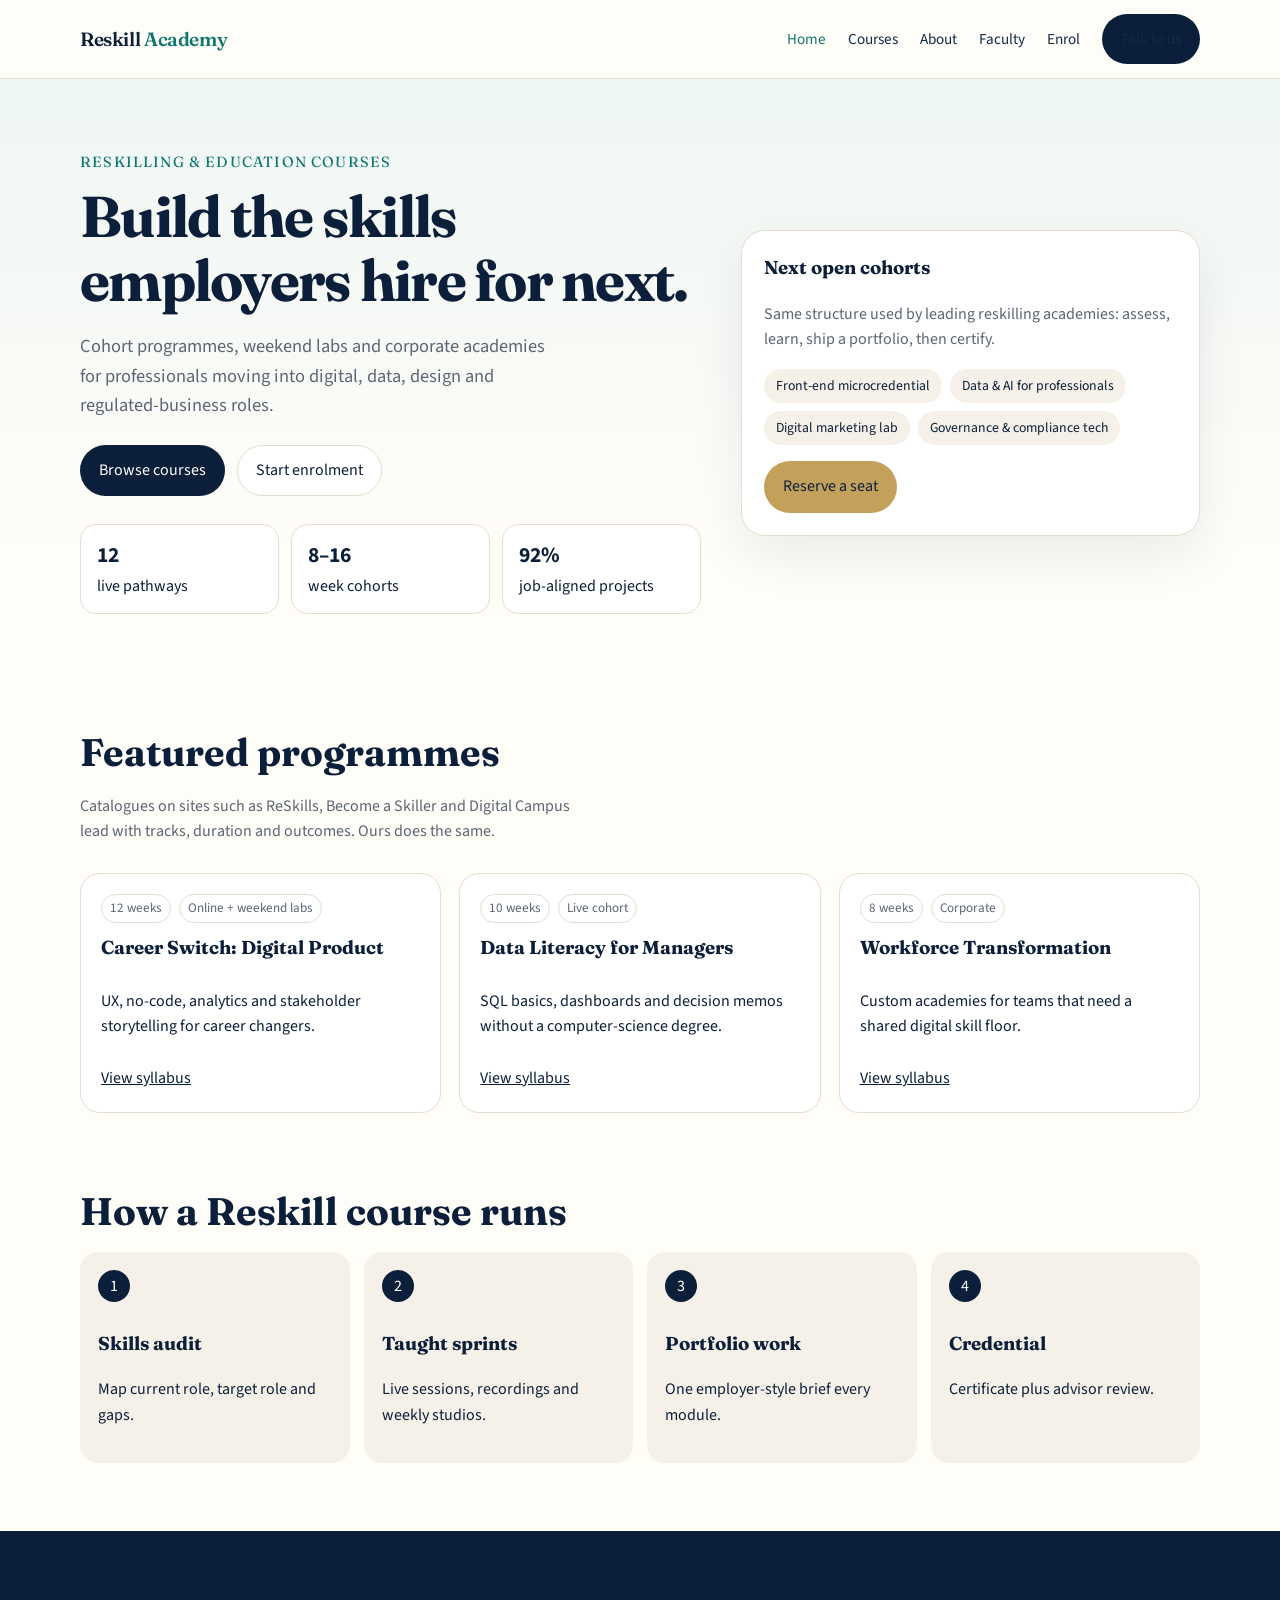
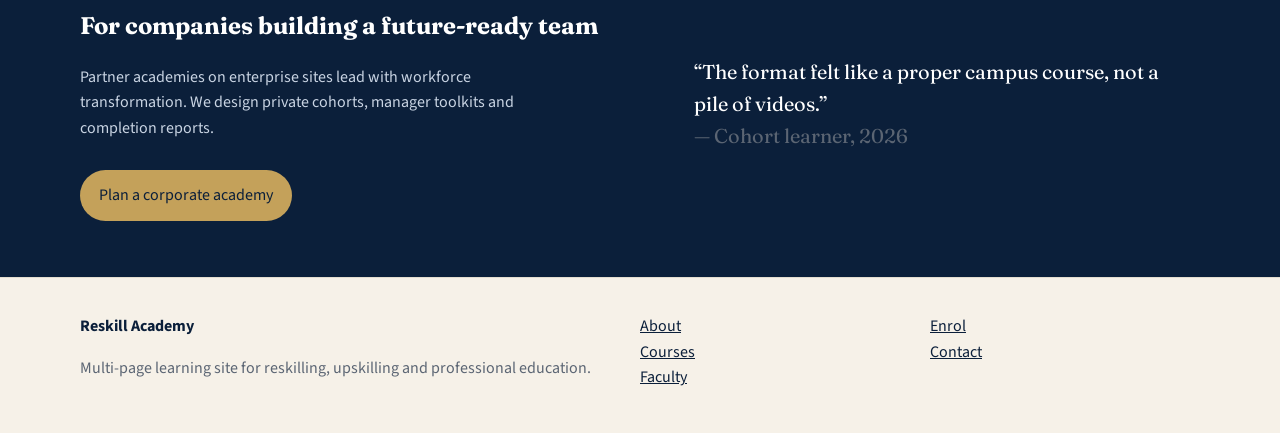
<file: index.html>
<!DOCTYPE html>
<html lang="en">
<head>
<meta charset="UTF-8">
<meta name="viewport" content="width=device-width, initial-scale=1.0">
<title>Reskill Academy | Career-ready courses</title>
<link rel="preconnect" href="https://fonts.googleapis.com">
<link href="https://fonts.googleapis.com/css2?family=Fraunces:opsz,wght@9..144,500;9..144,650&family=Source+Sans+3:wght@400;600;700&display=swap" rel="stylesheet">
<link rel="stylesheet" href="style.css">
</head>
<body data-page="home">
<header class="site-header"><div class="wrap header-inner">
<a class="logo" href="index.html">Reskill <span>Academy</span></a>
<button class="menu-btn" aria-label="Menu">☰</button>
<nav class="nav">
<a href="index.html" data-page="home">Home</a>
<a href="services.html" data-page="courses">Courses</a>
<a href="about.html" data-page="about">About</a>
<a href="team.html" data-page="team">Faculty</a>
<a href="todo.html" data-page="enrol">Enrol</a>
<a class="btn btn-primary" href="contact.html" data-page="contact">Talk to us</a>
</nav></div></header>
<section class="hero"><div class="wrap hero-grid">
<div>
<p class="eyebrow">Reskilling &amp; education courses</p>
<h1>Build the skills employers hire for next.</h1>
<p class="lead">Cohort programmes, weekend labs and corporate academies for professionals moving into digital, data, design and regulated-business roles.</p>
<div class="hero-actions">
<a class="btn btn-primary" href="services.html">Browse courses</a>
<a class="btn btn-ghost" href="todo.html">Start enrolment</a>
</div>
<div class="stats">
<div class="stat"><b>12</b> live pathways</div>
<div class="stat"><b>8–16</b> week cohorts</div>
<div class="stat"><b>92%</b> job-aligned projects</div>
</div>
</div>
<aside class="panel">
<h3>Next open cohorts</h3>
<p class="muted">Same structure used by leading reskilling academies: assess, learn, ship a portfolio, then certify.</p>
<div class="chip-row">
<span class="chip">Front-end microcredential</span>
<span class="chip">Data &amp; AI for professionals</span>
<span class="chip">Digital marketing lab</span>
<span class="chip">Governance &amp; compliance tech</span>
</div>
<a class="btn btn-gold" href="contact.html">Reserve a seat</a>
</aside>
</div></section>
<section class="section"><div class="wrap">
<h2>Featured programmes</h2>
<p class="sub">Catalogues on sites such as ReSkills, Become a Skiller and Digital Campus lead with tracks, duration and outcomes. Ours does the same.</p>
<div class="cards">
<article class="card"><div class="meta"><span class="tag">12 weeks</span><span class="tag">Online + weekend labs</span></div><h3>Career Switch: Digital Product</h3><p>UX, no-code, analytics and stakeholder storytelling for career changers.</p><a href="services.html">View syllabus</a></article>
<article class="card"><div class="meta"><span class="tag">10 weeks</span><span class="tag">Live cohort</span></div><h3>Data Literacy for Managers</h3><p>SQL basics, dashboards and decision memos without a computer-science degree.</p><a href="services.html">View syllabus</a></article>
<article class="card"><div class="meta"><span class="tag">8 weeks</span><span class="tag">Corporate</span></div><h3>Workforce Transformation</h3><p>Custom academies for teams that need a shared digital skill floor.</p><a href="services.html">View syllabus</a></article>
</div></div></section>
<section class="section" style="padding-top:0"><div class="wrap">
<h2>How a Reskill course runs</h2>
<div class="steps">
<div class="step"><span>1</span><h3>Skills audit</h3><p>Map current role, target role and gaps.</p></div>
<div class="step"><span>2</span><h3>Taught sprints</h3><p>Live sessions, recordings and weekly studios.</p></div>
<div class="step"><span>3</span><h3>Portfolio work</h3><p>One employer-style brief every module.</p></div>
<div class="step"><span>4</span><h3>Credential</h3><p>Certificate plus advisor review.</p></div>
</div></div></section>
<section class="band"><div class="wrap split">
<div>
<h2>For companies building a future-ready team</h2>
<p class="sub">Partner academies on enterprise sites lead with workforce transformation. We design private cohorts, manager toolkits and completion reports.</p>
<a class="btn btn-gold" href="contact.html">Plan a corporate academy</a>
</div>
<blockquote class="quote">“The format felt like a proper campus course, not a pile of videos.”<br><span class="muted">— Cohort learner, 2026</span></blockquote>
</div></section>
<footer class="site-footer"><div class="wrap foot-grid">
<div><strong>Reskill Academy</strong><p class="muted">Multi-page learning site for reskilling, upskilling and professional education.</p></div>
<div><a href="about.html">About</a><br><a href="services.html">Courses</a><br><a href="team.html">Faculty</a></div>
<div><a href="todo.html">Enrol</a><br><a href="contact.html">Contact</a></div>
</div></footer>
<script src="script.js"></script>
</body></html>
</file>
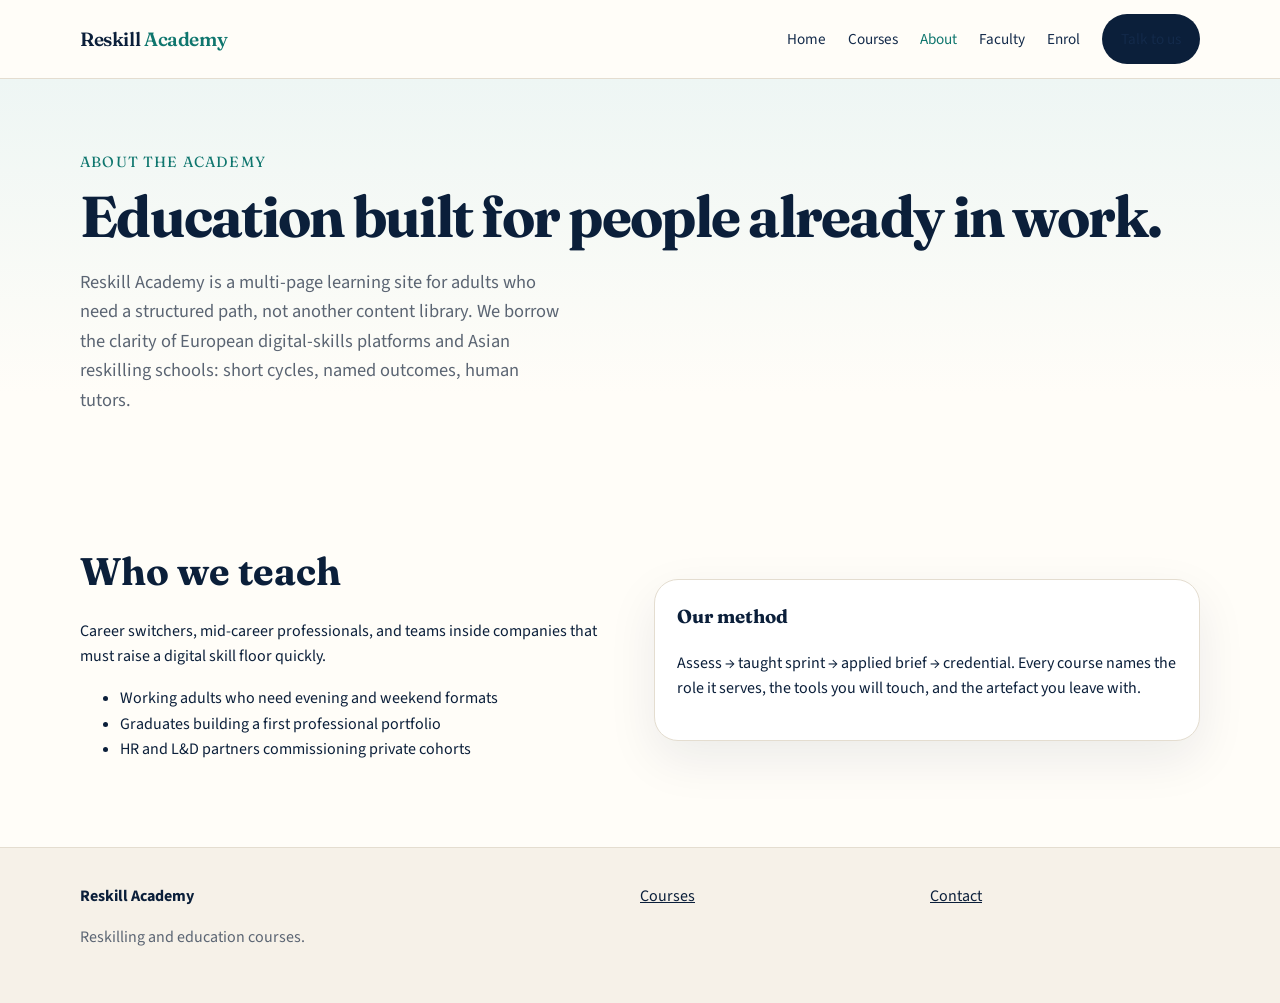
<file: about.html>
<!DOCTYPE html>
<html lang="en">
<head>
<meta charset="UTF-8">
<meta name="viewport" content="width=device-width, initial-scale=1.0">
<title>About | Reskill Academy</title>
<link href="https://fonts.googleapis.com/css2?family=Fraunces:opsz,wght@9..144,500;9..144,650&family=Source+Sans+3:wght@400;600;700&display=swap" rel="stylesheet">
<link rel="stylesheet" href="style.css">
</head>
<body data-page="about">
<header class="site-header"><div class="wrap header-inner">
<a class="logo" href="index.html">Reskill <span>Academy</span></a>
<button class="menu-btn" aria-label="Menu">☰</button>
<nav class="nav">
<a href="index.html" data-page="home">Home</a>
<a href="services.html" data-page="courses">Courses</a>
<a href="about.html" data-page="about">About</a>
<a href="team.html" data-page="team">Faculty</a>
<a href="todo.html" data-page="enrol">Enrol</a>
<a class="btn btn-primary" href="contact.html">Talk to us</a>
</nav></div></header>
<section class="hero"><div class="wrap">
<p class="eyebrow">About the academy</p>
<h1>Education built for people already in work.</h1>
<p class="lead">Reskill Academy is a multi-page learning site for adults who need a structured path, not another content library. We borrow the clarity of European digital-skills platforms and Asian reskilling schools: short cycles, named outcomes, human tutors.</p>
</div></section>
<section class="section"><div class="wrap split">
<div>
<h2>Who we teach</h2>
<p>Career switchers, mid-career professionals, and teams inside companies that must raise a digital skill floor quickly.</p>
<ul>
<li>Working adults who need evening and weekend formats</li>
<li>Graduates building a first professional portfolio</li>
<li>HR and L&amp;D partners commissioning private cohorts</li>
</ul>
</div>
<div class="panel">
<h3>Our method</h3>
<p>Assess → taught sprint → applied brief → credential. Every course names the role it serves, the tools you will touch, and the artefact you leave with.</p>
</div>
</div></div></section>
<footer class="site-footer"><div class="wrap foot-grid">
<div><strong>Reskill Academy</strong><p class="muted">Reskilling and education courses.</p></div>
<div><a href="services.html">Courses</a></div>
<div><a href="contact.html">Contact</a></div>
</div></footer>
<script src="script.js"></script>
</body></html>
</file>
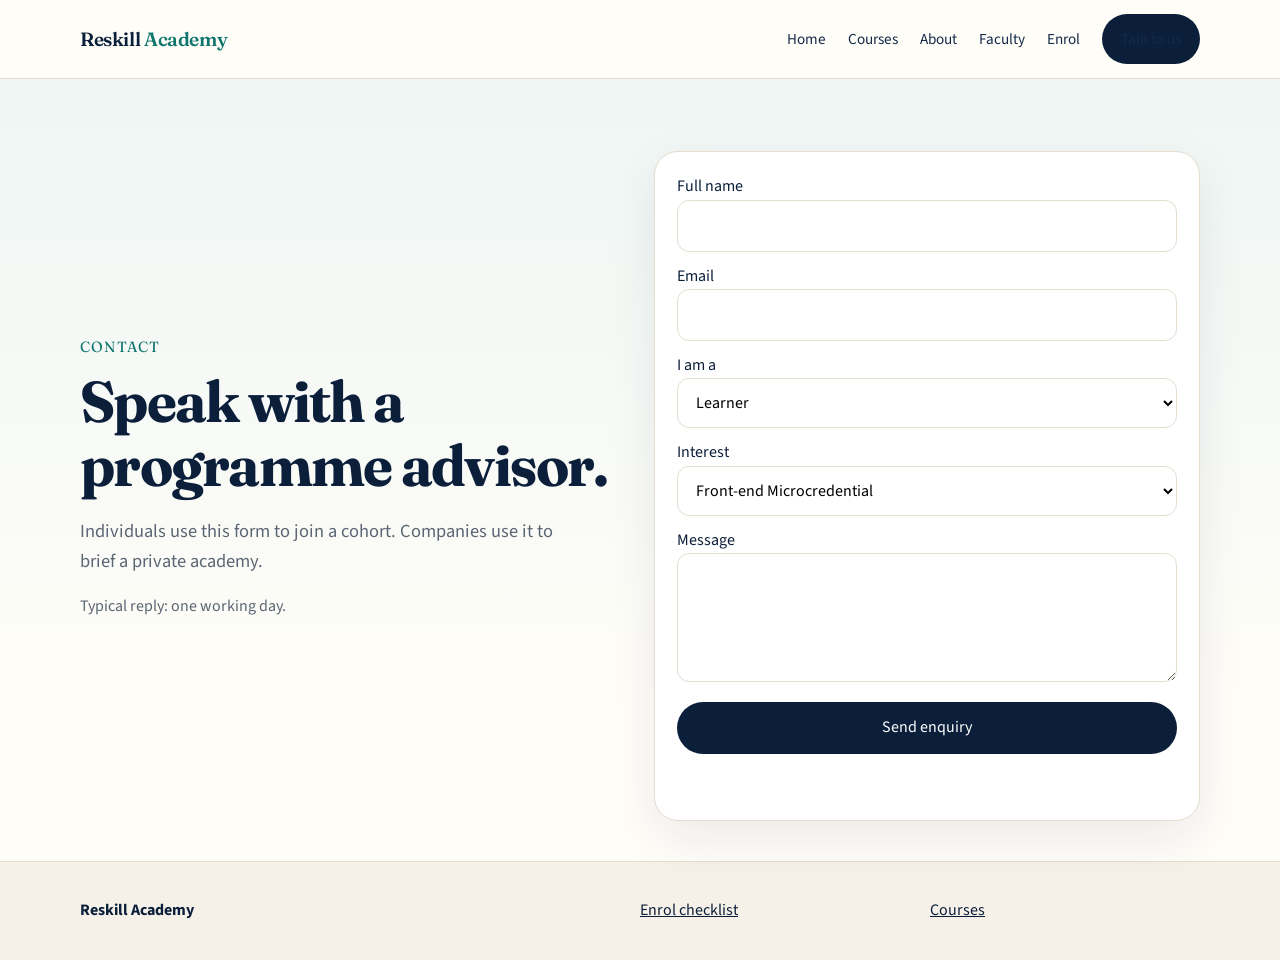
<file: contact.html>
<!DOCTYPE html>
<html lang="en">
<head>
<meta charset="UTF-8">
<meta name="viewport" content="width=device-width, initial-scale=1.0">
<title>Contact | Reskill Academy</title>
<link href="https://fonts.googleapis.com/css2?family=Fraunces:opsz,wght@9..144,500;9..144,650&family=Source+Sans+3:wght@400;600;700&display=swap" rel="stylesheet">
<link rel="stylesheet" href="style.css">
</head>
<body data-page="contact">
<header class="site-header"><div class="wrap header-inner">
<a class="logo" href="index.html">Reskill <span>Academy</span></a>
<button class="menu-btn" aria-label="Menu">☰</button>
<nav class="nav">
<a href="index.html" data-page="home">Home</a>
<a href="services.html" data-page="courses">Courses</a>
<a href="about.html" data-page="about">About</a>
<a href="team.html" data-page="team">Faculty</a>
<a href="todo.html" data-page="enrol">Enrol</a>
<a class="btn btn-primary" href="contact.html">Talk to us</a>
</nav></div></header>
<section class="hero"><div class="wrap split">
<div>
<p class="eyebrow">Contact</p>
<h1>Speak with a programme advisor.</h1>
<p class="lead">Individuals use this form to join a cohort. Companies use it to brief a private academy.</p>
<p class="muted">Typical reply: one working day.</p>
</div>
<form class="panel form" id="enquire">
<label>Full name<input name="name" required></label>
<label>Email<input type="email" name="email" required></label>
<label>I am a
<select name="type"><option>Learner</option><option>Employer / L&amp;D</option></select>
</label>
<label>Interest
<select name="course">
<option>Front-end Microcredential</option>
<option>Data Literacy</option>
<option>Digital Career Accelerator</option>
<option>Corporate academy</option>
</select></label>
<label>Message<textarea name="msg" rows="4"></textarea></label>
<button class="btn btn-primary" type="submit">Send enquiry</button>
<p id="form-note" class="muted"></p>
</form>
</div></section>
<footer class="site-footer"><div class="wrap foot-grid">
<div><strong>Reskill Academy</strong></div>
<div><a href="todo.html">Enrol checklist</a></div>
<div><a href="services.html">Courses</a></div>
</div></footer>
<script src="script.js"></script>
</body></html>
</file>
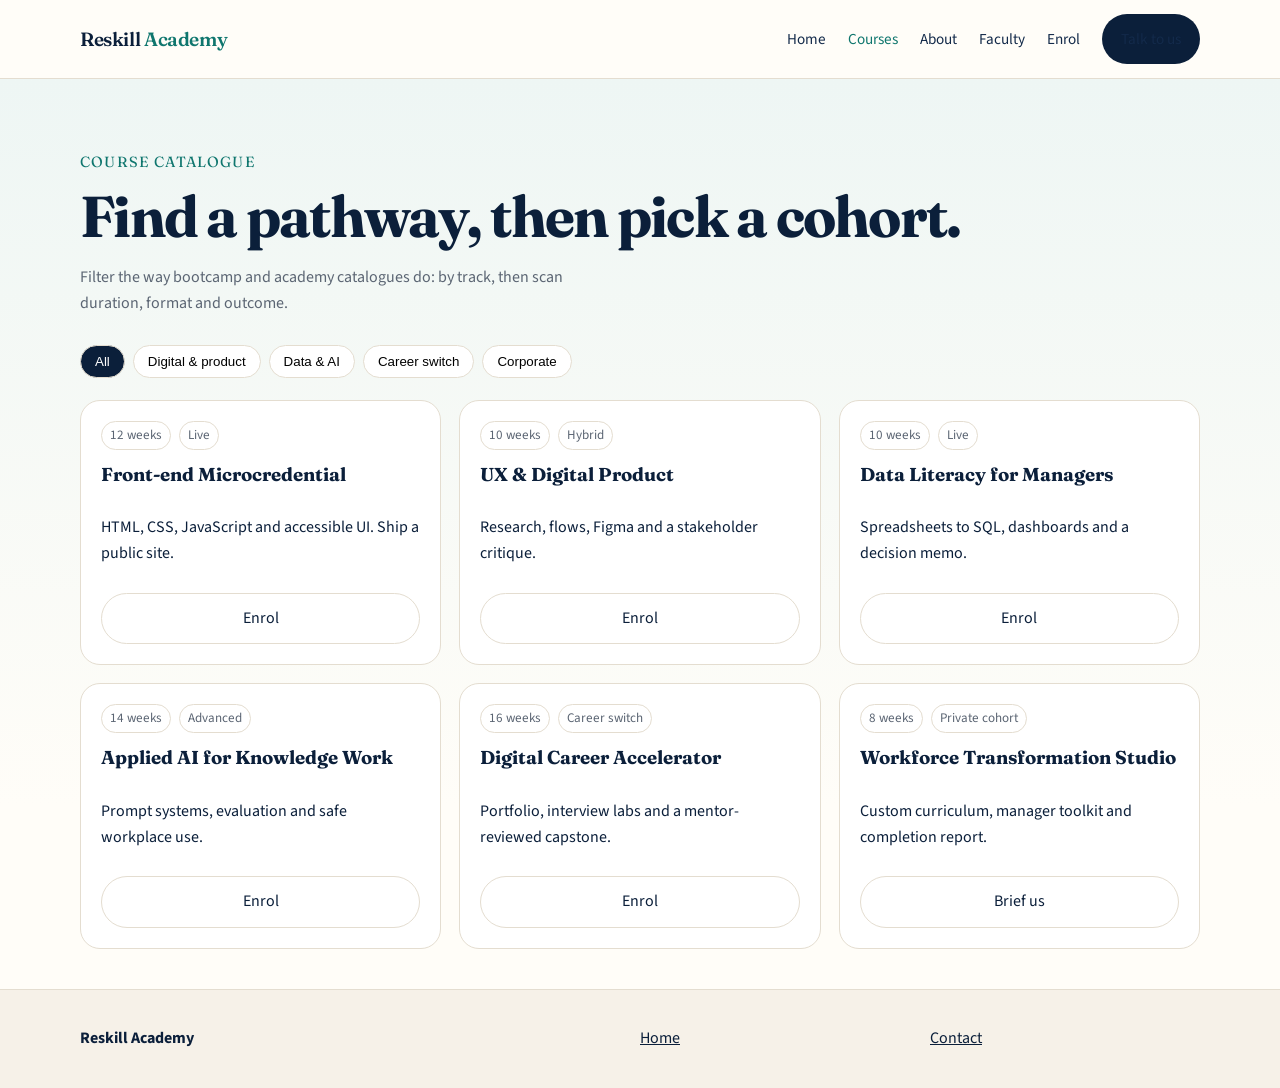
<file: services.html>
<!DOCTYPE html>
<html lang="en">
<head>
<meta charset="UTF-8">
<meta name="viewport" content="width=device-width, initial-scale=1.0">
<title>Courses | Reskill Academy</title>
<link href="https://fonts.googleapis.com/css2?family=Fraunces:opsz,wght@9..144,500;9..144,650&family=Source+Sans+3:wght@400;600;700&display=swap" rel="stylesheet">
<link rel="stylesheet" href="style.css">
</head>
<body data-page="courses">
<header class="site-header"><div class="wrap header-inner">
<a class="logo" href="index.html">Reskill <span>Academy</span></a>
<button class="menu-btn" aria-label="Menu">☰</button>
<nav class="nav">
<a href="index.html" data-page="home">Home</a>
<a href="services.html" data-page="courses">Courses</a>
<a href="about.html" data-page="about">About</a>
<a href="team.html" data-page="team">Faculty</a>
<a href="todo.html" data-page="enrol">Enrol</a>
<a class="btn btn-primary" href="contact.html">Talk to us</a>
</nav></div></header>
<section class="hero"><div class="wrap">
<p class="eyebrow">Course catalogue</p>
<h1>Find a pathway, then pick a cohort.</h1>
<p class="sub">Filter the way bootcamp and academy catalogues do: by track, then scan duration, format and outcome.</p>
<div class="filters">
<button class="on" data-filter="all">All</button>
<button data-filter="digital">Digital &amp; product</button>
<button data-filter="data">Data &amp; AI</button>
<button data-filter="career">Career switch</button>
<button data-filter="corp">Corporate</button>
</div>
<div class="cards">
<article class="card" data-track="digital"><div class="meta"><span class="tag">12 weeks</span><span class="tag">Live</span></div><h3>Front-end Microcredential</h3><p>HTML, CSS, JavaScript and accessible UI. Ship a public site.</p><a class="btn btn-ghost" href="todo.html">Enrol</a></article>
<article class="card" data-track="digital"><div class="meta"><span class="tag">10 weeks</span><span class="tag">Hybrid</span></div><h3>UX &amp; Digital Product</h3><p>Research, flows, Figma and a stakeholder critique.</p><a class="btn btn-ghost" href="todo.html">Enrol</a></article>
<article class="card" data-track="data"><div class="meta"><span class="tag">10 weeks</span><span class="tag">Live</span></div><h3>Data Literacy for Managers</h3><p>Spreadsheets to SQL, dashboards and a decision memo.</p><a class="btn btn-ghost" href="todo.html">Enrol</a></article>
<article class="card" data-track="data"><div class="meta"><span class="tag">14 weeks</span><span class="tag">Advanced</span></div><h3>Applied AI for Knowledge Work</h3><p>Prompt systems, evaluation and safe workplace use.</p><a class="btn btn-ghost" href="todo.html">Enrol</a></article>
<article class="card" data-track="career"><div class="meta"><span class="tag">16 weeks</span><span class="tag">Career switch</span></div><h3>Digital Career Accelerator</h3><p>Portfolio, interview labs and a mentor-reviewed capstone.</p><a class="btn btn-ghost" href="todo.html">Enrol</a></article>
<article class="card" data-track="corp"><div class="meta"><span class="tag">8 weeks</span><span class="tag">Private cohort</span></div><h3>Workforce Transformation Studio</h3><p>Custom curriculum, manager toolkit and completion report.</p><a class="btn btn-ghost" href="contact.html">Brief us</a></article>
</div></div></section>
<footer class="site-footer"><div class="wrap foot-grid">
<div><strong>Reskill Academy</strong></div>
<div><a href="index.html">Home</a></div>
<div><a href="contact.html">Contact</a></div>
</div></footer>
<script src="script.js"></script>
</body></html>
</file>
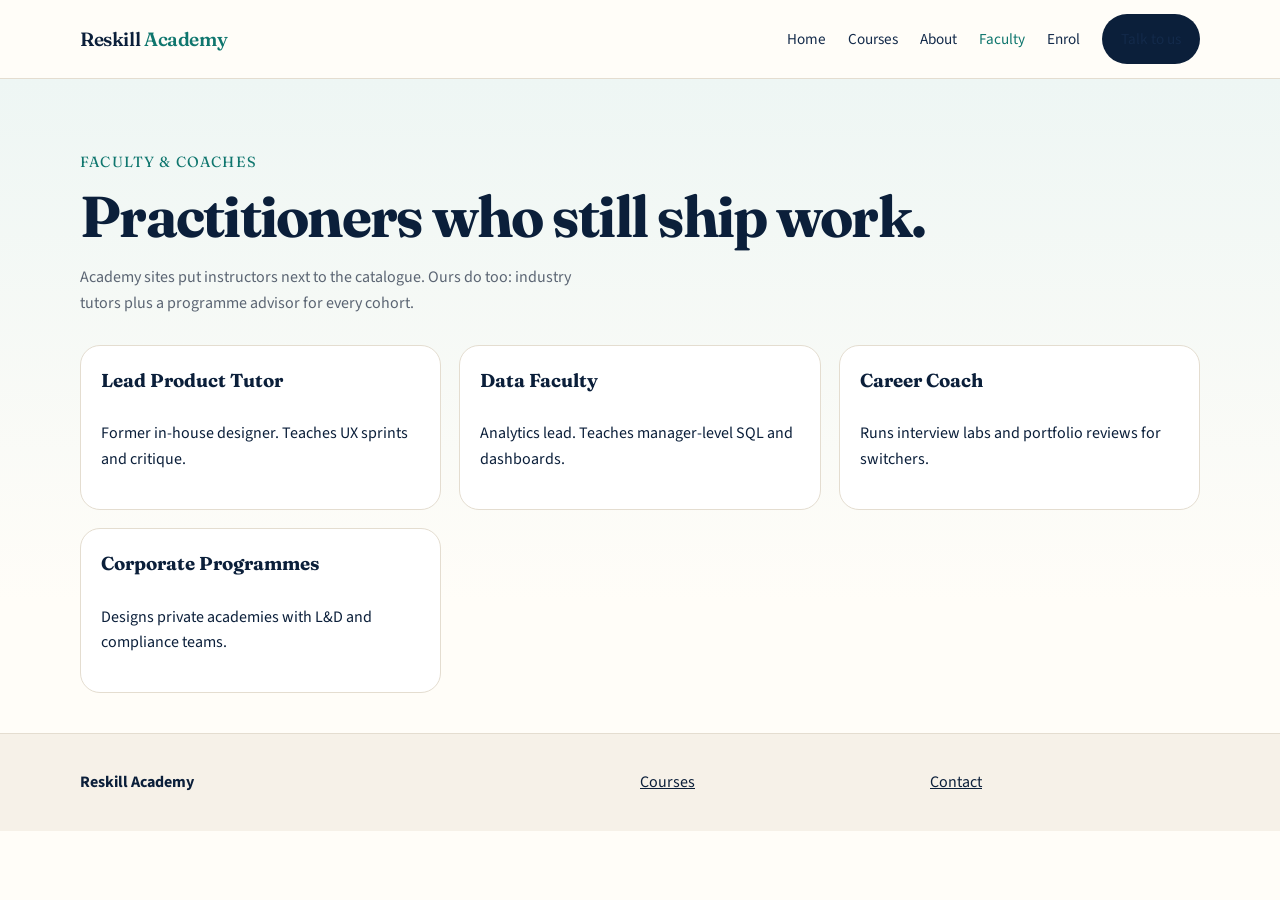
<file: team.html>
<!DOCTYPE html>
<html lang="en">
<head>
<meta charset="UTF-8">
<meta name="viewport" content="width=device-width, initial-scale=1.0">
<title>Faculty | Reskill Academy</title>
<link href="https://fonts.googleapis.com/css2?family=Fraunces:opsz,wght@9..144,500;9..144,650&family=Source+Sans+3:wght@400;600;700&display=swap" rel="stylesheet">
<link rel="stylesheet" href="style.css">
</head>
<body data-page="team">
<header class="site-header"><div class="wrap header-inner">
<a class="logo" href="index.html">Reskill <span>Academy</span></a>
<button class="menu-btn" aria-label="Menu">☰</button>
<nav class="nav">
<a href="index.html" data-page="home">Home</a>
<a href="services.html" data-page="courses">Courses</a>
<a href="about.html" data-page="about">About</a>
<a href="team.html" data-page="team">Faculty</a>
<a href="todo.html" data-page="enrol">Enrol</a>
<a class="btn btn-primary" href="contact.html">Talk to us</a>
</nav></div></header>
<section class="hero"><div class="wrap">
<p class="eyebrow">Faculty &amp; coaches</p>
<h1>Practitioners who still ship work.</h1>
<p class="sub">Academy sites put instructors next to the catalogue. Ours do too: industry tutors plus a programme advisor for every cohort.</p>
<div class="cards">
<article class="card"><h3>Lead Product Tutor</h3><p>Former in-house designer. Teaches UX sprints and critique.</p></article>
<article class="card"><h3>Data Faculty</h3><p>Analytics lead. Teaches manager-level SQL and dashboards.</p></article>
<article class="card"><h3>Career Coach</h3><p>Runs interview labs and portfolio reviews for switchers.</p></article>
<article class="card"><h3>Corporate Programmes</h3><p>Designs private academies with L&amp;D and compliance teams.</p></article>
</div></div></section>
<footer class="site-footer"><div class="wrap foot-grid">
<div><strong>Reskill Academy</strong></div>
<div><a href="services.html">Courses</a></div>
<div><a href="contact.html">Contact</a></div>
</div></footer>
<script src="script.js"></script>
</body></html>
</file>
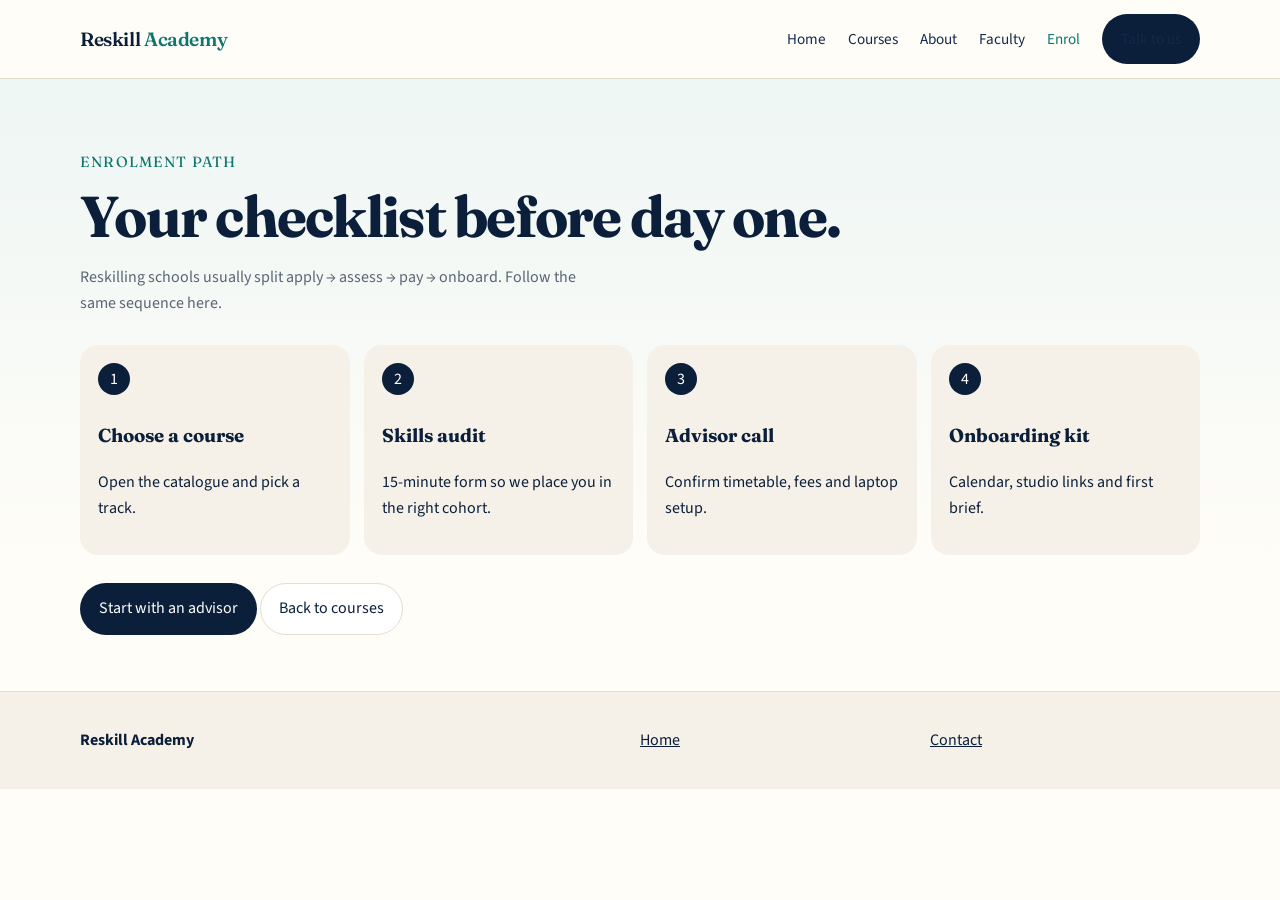
<file: todo.html>
<!DOCTYPE html>
<html lang="en">
<head>
<meta charset="UTF-8">
<meta name="viewport" content="width=device-width, initial-scale=1.0">
<title>Enrol | Reskill Academy</title>
<link href="https://fonts.googleapis.com/css2?family=Fraunces:opsz,wght@9..144,500;9..144,650&family=Source+Sans+3:wght@400;600;700&display=swap" rel="stylesheet">
<link rel="stylesheet" href="style.css">
</head>
<body data-page="enrol">
<header class="site-header"><div class="wrap header-inner">
<a class="logo" href="index.html">Reskill <span>Academy</span></a>
<button class="menu-btn" aria-label="Menu">☰</button>
<nav class="nav">
<a href="index.html" data-page="home">Home</a>
<a href="services.html" data-page="courses">Courses</a>
<a href="about.html" data-page="about">About</a>
<a href="team.html" data-page="team">Faculty</a>
<a href="todo.html" data-page="enrol">Enrol</a>
<a class="btn btn-primary" href="contact.html">Talk to us</a>
</nav></div></header>
<section class="hero"><div class="wrap">
<p class="eyebrow">Enrolment path</p>
<h1>Your checklist before day one.</h1>
<p class="sub">Reskilling schools usually split apply → assess → pay → onboard. Follow the same sequence here.</p>
<div class="steps">
<div class="step"><span>1</span><h3>Choose a course</h3><p>Open the catalogue and pick a track.</p></div>
<div class="step"><span>2</span><h3>Skills audit</h3><p>15-minute form so we place you in the right cohort.</p></div>
<div class="step"><span>3</span><h3>Advisor call</h3><p>Confirm timetable, fees and laptop setup.</p></div>
<div class="step"><span>4</span><h3>Onboarding kit</h3><p>Calendar, studio links and first brief.</p></div>
</div>
<p style="margin-top:28px"><a class="btn btn-primary" href="contact.html">Start with an advisor</a> <a class="btn btn-ghost" href="services.html">Back to courses</a></p>
</div></section>
<footer class="site-footer"><div class="wrap foot-grid">
<div><strong>Reskill Academy</strong></div>
<div><a href="index.html">Home</a></div>
<div><a href="contact.html">Contact</a></div>
</div></footer>
<script src="script.js"></script>
</body></html>
</file>
<file: style.css>
:root{--ink:#0b1f3a;--ink-2:#132a4a;--teal:#0f766e;--teal-2:#14b8a6;--cream:#f6f1e8;--paper:#fffdf8;--line:#e4ddd0;--muted:#5b6573;--gold:#c4a15a;--shadow:0 18px 50px rgba(11,31,58,.08)}*{box-sizing:border-box}html{scroll-behavior:smooth}body{margin:0;font-family:"Source Sans 3",sans-serif;color:var(--ink);background:var(--paper);line-height:1.6}img{max-width:100%;display:block}a{color:inherit}h1,h2,h3,.logo,.eyebrow{font-family:"Fraunces",serif}.wrap{width:min(1120px,92%);margin-inline:auto}.site-header{position:sticky;top:0;z-index:20;background:rgba(255,253,248,.92);backdrop-filter:blur(12px);border-bottom:1px solid var(--line)}.header-inner{display:flex;align-items:center;justify-content:space-between;padding:14px 0}.logo{font-weight:600;font-size:1.2rem;text-decoration:none;letter-spacing:-.02em}.logo span{color:var(--teal)}.nav{display:flex;gap:22px;align-items:center}.nav a{text-decoration:none;font-size:.95rem;color:var(--ink-2)}.nav a.active,.nav a:hover{color:var(--teal)}.btn{display:inline-flex;align-items:center;justify-content:center;gap:8px;padding:12px 18px;border-radius:999px;text-decoration:none;border:1px solid transparent;font-weight:600;cursor:pointer;font:inherit}.btn-primary{background:var(--ink);color:#fff}.btn-primary:hover{background:#16345c}.btn-ghost{border-color:var(--line);background:#fff}.btn-gold{background:var(--gold);color:var(--ink)}.menu-btn{display:none;background:none;border:0;font-size:1.4rem}.hero{padding:72px 0 40px;background:linear-gradient(180deg,#eef6f4 0%,var(--paper) 80%)}.hero-grid{display:grid;grid-template-columns:1.15fr .85fr;gap:40px;align-items:center}.eyebrow{color:var(--teal);font-size:.92rem;letter-spacing:.08em;text-transform:uppercase;margin:0 0 10px}.hero h1{font-size:clamp(2.1rem,5vw,3.6rem);line-height:1.12;margin:0 0 16px;letter-spacing:-.03em}.lead{font-size:1.15rem;color:var(--muted);max-width:54ch}.hero-actions{display:flex;gap:12px;flex-wrap:wrap;margin:24px 0}.stats{display:grid;grid-template-columns:repeat(3,1fr);gap:12px;margin-top:28px}.stat{background:#fff;border:1px solid var(--line);padding:14px 16px;border-radius:16px}.stat b{display:block;font-size:1.35rem}.panel{background:#fff;border:1px solid var(--line);border-radius:24px;padding:22px;box-shadow:var(--shadow)}.panel h3{margin-top:0}.chip-row{display:flex;flex-wrap:wrap;gap:8px;margin:16px 0}.chip{background:var(--cream);border-radius:999px;padding:6px 12px;font-size:.86rem}.section{padding:68px 0}.section h2{font-size:clamp(1.7rem,3vw,2.4rem);margin:0 0 10px}.sub{color:var(--muted);max-width:62ch;margin:0 0 28px}.cards{display:grid;grid-template-columns:repeat(3,1fr);gap:18px}.card{background:#fff;border:1px solid var(--line);border-radius:20px;padding:20px;display:flex;flex-direction:column;gap:10px}.card h3{margin:0}.meta{display:flex;gap:8px;flex-wrap:wrap;font-size:.82rem;color:var(--muted)}.tag{border:1px solid var(--line);border-radius:999px;padding:3px 8px}.steps{display:grid;grid-template-columns:repeat(4,1fr);gap:14px}.step{background:var(--cream);border-radius:18px;padding:18px}.step span{display:inline-block;width:32px;height:32px;border-radius:50%;background:var(--ink);color:#fff;text-align:center;line-height:32px;margin-bottom:8px}.split{display:grid;grid-template-columns:1fr 1fr;gap:28px;align-items:center}.quote{font-size:1.25rem;font-family:"Fraunces",serif}.band{background:var(--ink);color:#fff;padding:56px 0}.band .sub{color:#c9d4e3}.filters{display:flex;flex-wrap:wrap;gap:8px;margin-bottom:22px}.filters button{border:1px solid var(--line);background:#fff;border-radius:999px;padding:8px 14px;cursor:pointer}.filters button.on{background:var(--ink);color:#fff}.form{display:grid;gap:12px}.form input,.form select,.form textarea{width:100%;padding:12px 14px;border:1px solid var(--line);border-radius:12px;font:inherit;background:#fff}.site-footer{border-top:1px solid var(--line);padding:36px 0;background:var(--cream)}.foot-grid{display:grid;grid-template-columns:2fr 1fr 1fr;gap:20px}.muted{color:var(--muted)}.hidden{display:none!important}@media(max-width:860px){.menu-btn{display:block}.nav{display:none;position:absolute;inset:62px 4% auto;background:#fff;border:1px solid var(--line);border-radius:16px;flex-direction:column;padding:16px;align-items:flex-start}.nav.open{display:flex}.hero-grid,.cards,.steps,.split,.foot-grid{grid-template-columns:1fr}.stats{grid-template-columns:1fr}}
</file>
